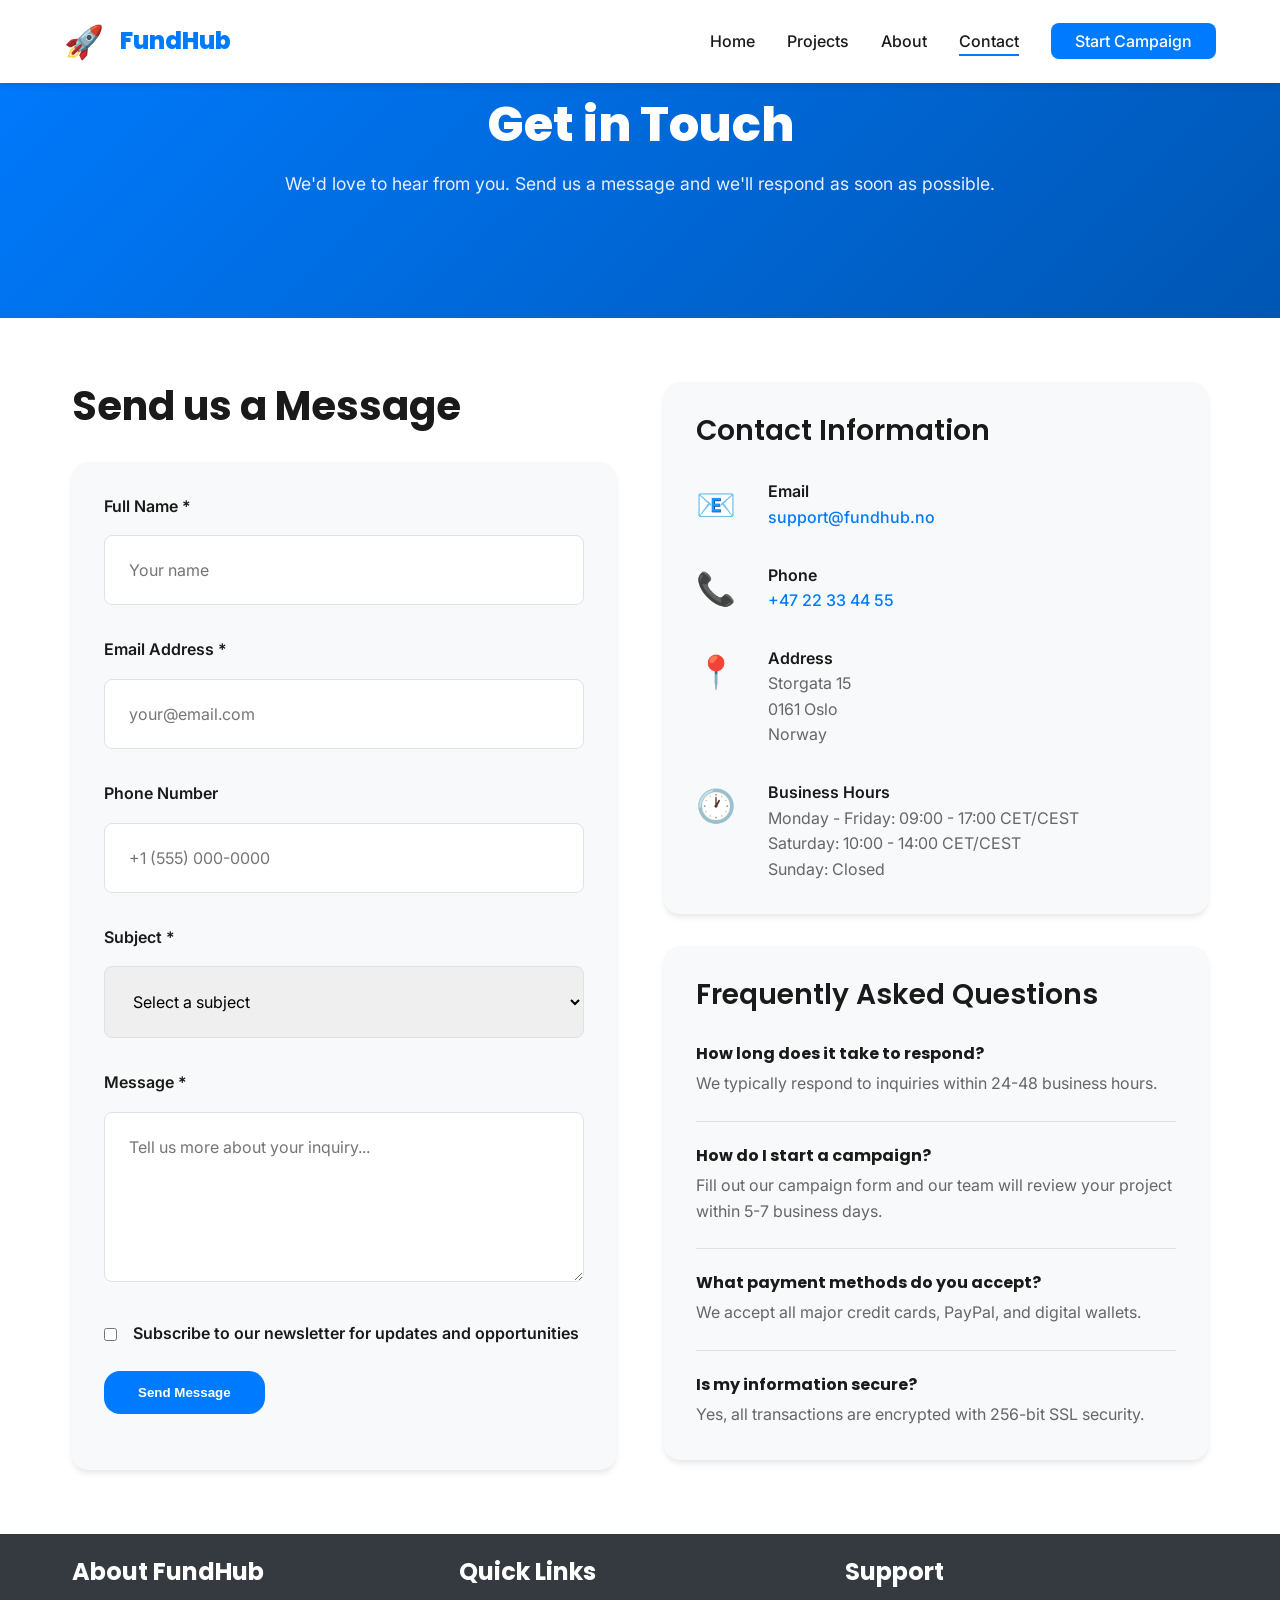
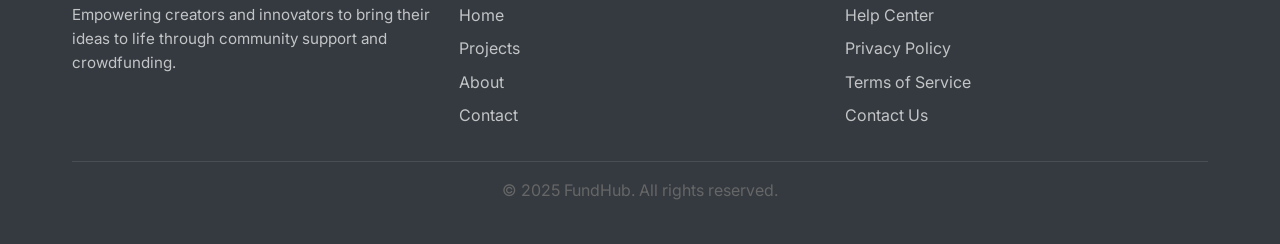
<file: pages/contact.html>
<!DOCTYPE html>
<html lang="en">
<head>
    <meta charset="UTF-8">
    <meta name="viewport" content="width=device-width, initial-scale=1.0">
    <meta name="description" content="Get in touch with FundHub - Contact us for support, partnership, or campaign inquiries.">
    <meta name="keywords" content="contact FundHub, support, help, partnership, inquiry">
    <meta name="robots" content="index, follow">
    <title>Contact Us - FundHub</title>
    <link rel="stylesheet" href="../assets/css/styles.css">
    <link rel="preconnect" href="https://fonts.googleapis.com">
    <link rel="preconnect" href="https://fonts.gstatic.com" crossorigin>
    <link href="https://fonts.googleapis.com/css2?family=Poppins:wght@600;700;800&family=Inter:wght@400;500;600&display=swap" rel="stylesheet">
</head>
<body>
    <!-- Navigation Bar -->
    <nav class="navbar" id="navbar">
        <div class="nav-container">
            <div class="nav-logo">
                <span class="logo-icon">🚀</span>
                <span class="logo-text">FundHub</span>
            </div>
            <ul class="nav-menu">
                <li class="nav-item">
                    <a href="../index.html#home" class="nav-link">Home</a>
                </li>
                <li class="nav-item">
                    <a href="../index.html#projects" class="nav-link">Projects</a>
                </li>
                <li class="nav-item">
                    <a href="about.html" class="nav-link">About</a>
                </li>
                <li class="nav-item">
                    <a href="#contact" class="nav-link">Contact</a>
                </li>
                <li class="nav-item">
                    <a href="start-campaign.html" class="nav-link nav-link-primary">Start Campaign</a>
                </li>
            </ul>
            <div class="hamburger">
                <span></span>
                <span></span>
                <span></span>
            </div>
        </div>
    </nav>

    <!-- Contact Hero Section -->
    <section class="contact-hero" id="contact">
        <div class="container">
            <h1>Get in Touch</h1>
            <p>We'd love to hear from you. Send us a message and we'll respond as soon as possible.</p>
        </div>
    </section>

    <!-- Contact Content Section -->
    <section class="contact-content">
        <div class="container">
            <div class="contact-grid">
                <!-- Contact Form -->
                <div class="contact-form-wrapper">
                    <h2>Send us a Message</h2>
                    <form id="contactForm" class="contact-form">
                        <div class="form-group">
                            <label for="name">Full Name *</label>
                            <input type="text" id="name" name="name" required placeholder="Your name">
                        </div>

                        <div class="form-group">
                            <label for="email">Email Address *</label>
                            <input type="email" id="email" name="email" required placeholder="your@email.com">
                        </div>

                        <div class="form-group">
                            <label for="phone">Phone Number</label>
                            <input type="tel" id="phone" name="phone" placeholder="+1 (555) 000-0000">
                        </div>

                        <div class="form-group">
                            <label for="subject">Subject *</label>
                            <select id="subject" name="subject" required>
                                <option value="">Select a subject</option>
                                <option value="general">General Inquiry</option>
                                <option value="support">Technical Support</option>
                                <option value="campaign">Campaign Question</option>
                                <option value="partnership">Partnership Opportunity</option>
                                <option value="bug">Report a Bug</option>
                                <option value="other">Other</option>
                            </select>
                        </div>

                        <div class="form-group">
                            <label for="message">Message *</label>
                            <textarea id="message" name="message" rows="6" required placeholder="Tell us more about your inquiry..."></textarea>
                        </div>

                        <div class="form-group checkbox">
                            <input type="checkbox" id="subscribe" name="subscribe">
                            <label for="subscribe">Subscribe to our newsletter for updates and opportunities</label>
                        </div>

                        <button type="submit" class="btn btn-primary">Send Message</button>
                        <p id="formMessage"></p>
                    </form>
                </div>

                <!-- Contact Information -->
                <div class="contact-info-wrapper">
                    <div class="contact-info-card">
                        <h3>Contact Information</h3>
                        <div class="info-item">
                            <span class="info-icon">📧</span>
                            <div>
                                <p class="info-label">Email</p>
                                <p><a href="mailto:support@fundhub.no">support@fundhub.no</a></p>
                            </div>
                        </div>
                        <div class="info-item">
                            <span class="info-icon">📞</span>
                            <div>
                                <p class="info-label">Phone</p>
                                <p><a href="tel:+4722334455">+47 22 33 44 55</a></p>
                            </div>
                        </div>
                        <div class="info-item">
                            <span class="info-icon">📍</span>
                            <div>
                                <p class="info-label">Address</p>
                                <p>Storgata 15<br>0161 Oslo<br>Norway</p>
                            </div>
                        </div>
                        <div class="info-item">
                            <span class="info-icon">🕐</span>
                            <div>
                                <p class="info-label">Business Hours</p>
                                <p>Monday - Friday: 09:00 - 17:00 CET/CEST<br>Saturday: 10:00 - 14:00 CET/CEST<br>Sunday: Closed</p>
                            </div>
                        </div>
                    </div>

                    <div class="contact-info-card faq-card">
                        <h3>Frequently Asked Questions</h3>
                        <div class="faq-item">
                            <h4>How long does it take to respond?</h4>
                            <p>We typically respond to inquiries within 24-48 business hours.</p>
                        </div>
                        <div class="faq-item">
                            <h4>How do I start a campaign?</h4>
                            <p>Fill out our campaign form and our team will review your project within 5-7 business days.</p>
                        </div>
                        <div class="faq-item">
                            <h4>What payment methods do you accept?</h4>
                            <p>We accept all major credit cards, PayPal, and digital wallets.</p>
                        </div>
                        <div class="faq-item">
                            <h4>Is my information secure?</h4>
                            <p>Yes, all transactions are encrypted with 256-bit SSL security.</p>
                        </div>
                    </div>
                </div>
            </div>
        </div>
    </section>

    <!-- Footer -->
    <footer class="footer">
        <div class="container">
            <div class="footer-content">
                <div class="footer-section">
                    <h4>About FundHub</h4>
                    <p>Empowering creators and innovators to bring their ideas to life through community support and crowdfunding.</p>
                </div>
                <div class="footer-section">
                    <h4>Quick Links</h4>
                    <ul>
                        <li><a href="../index.html#home">Home</a></li>
                        <li><a href="../index.html#projects">Projects</a></li>
                        <li><a href="about.html">About</a></li>
                        <li><a href="#contact">Contact</a></li>
                    </ul>
                </div>
                <div class="footer-section">
                    <h4>Support</h4>
                    <ul>
                        <li><a href="#">Help Center</a></li>
                        <li><a href="#">Privacy Policy</a></li>
                        <li><a href="#">Terms of Service</a></li>
                        <li><a href="#">Contact Us</a></li>
                    </ul>
                </div>

            </div>
            <div class="footer-bottom">
                <p>&copy; 2025 FundHub. All rights reserved.</p>
            </div>
        </div>
    </footer>

    <script src="../assets/js/script.js"></script>
    <script src="../assets/js/contact.js"></script>
</body>
</html>
</file>
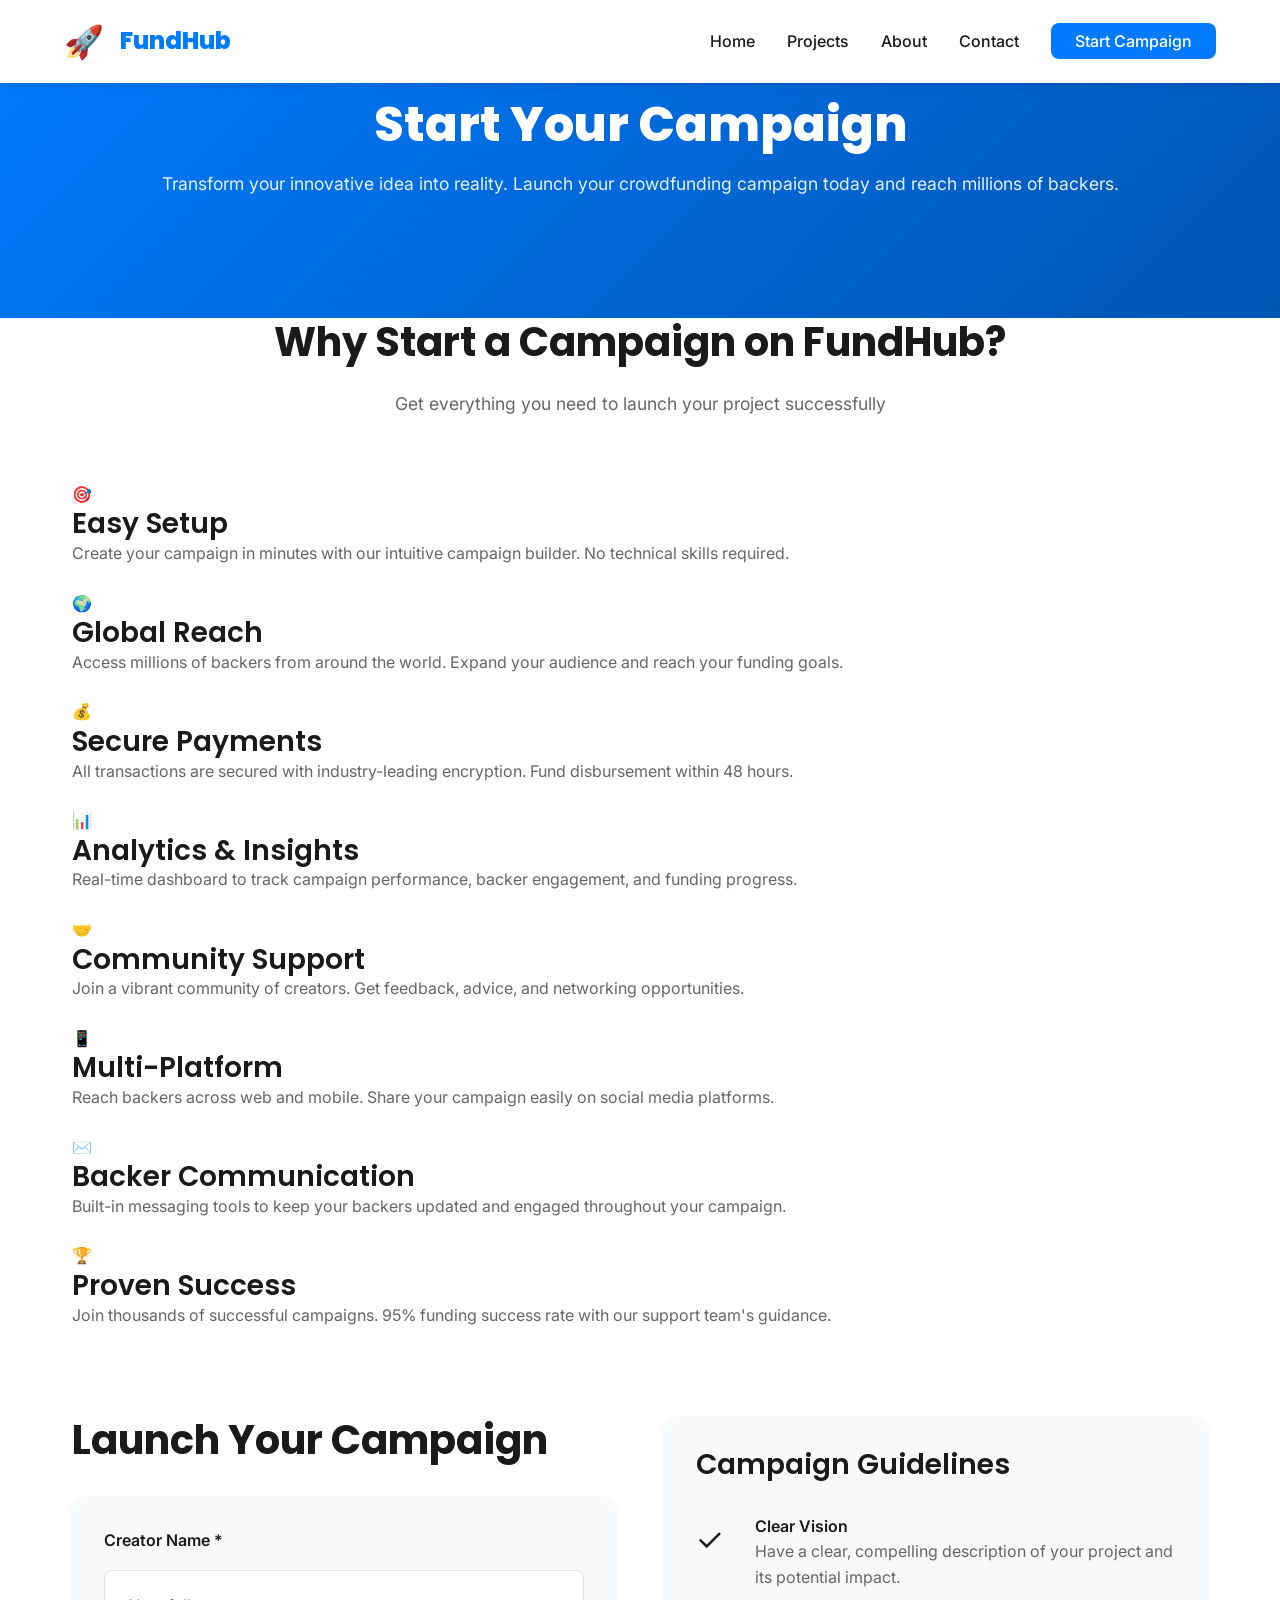
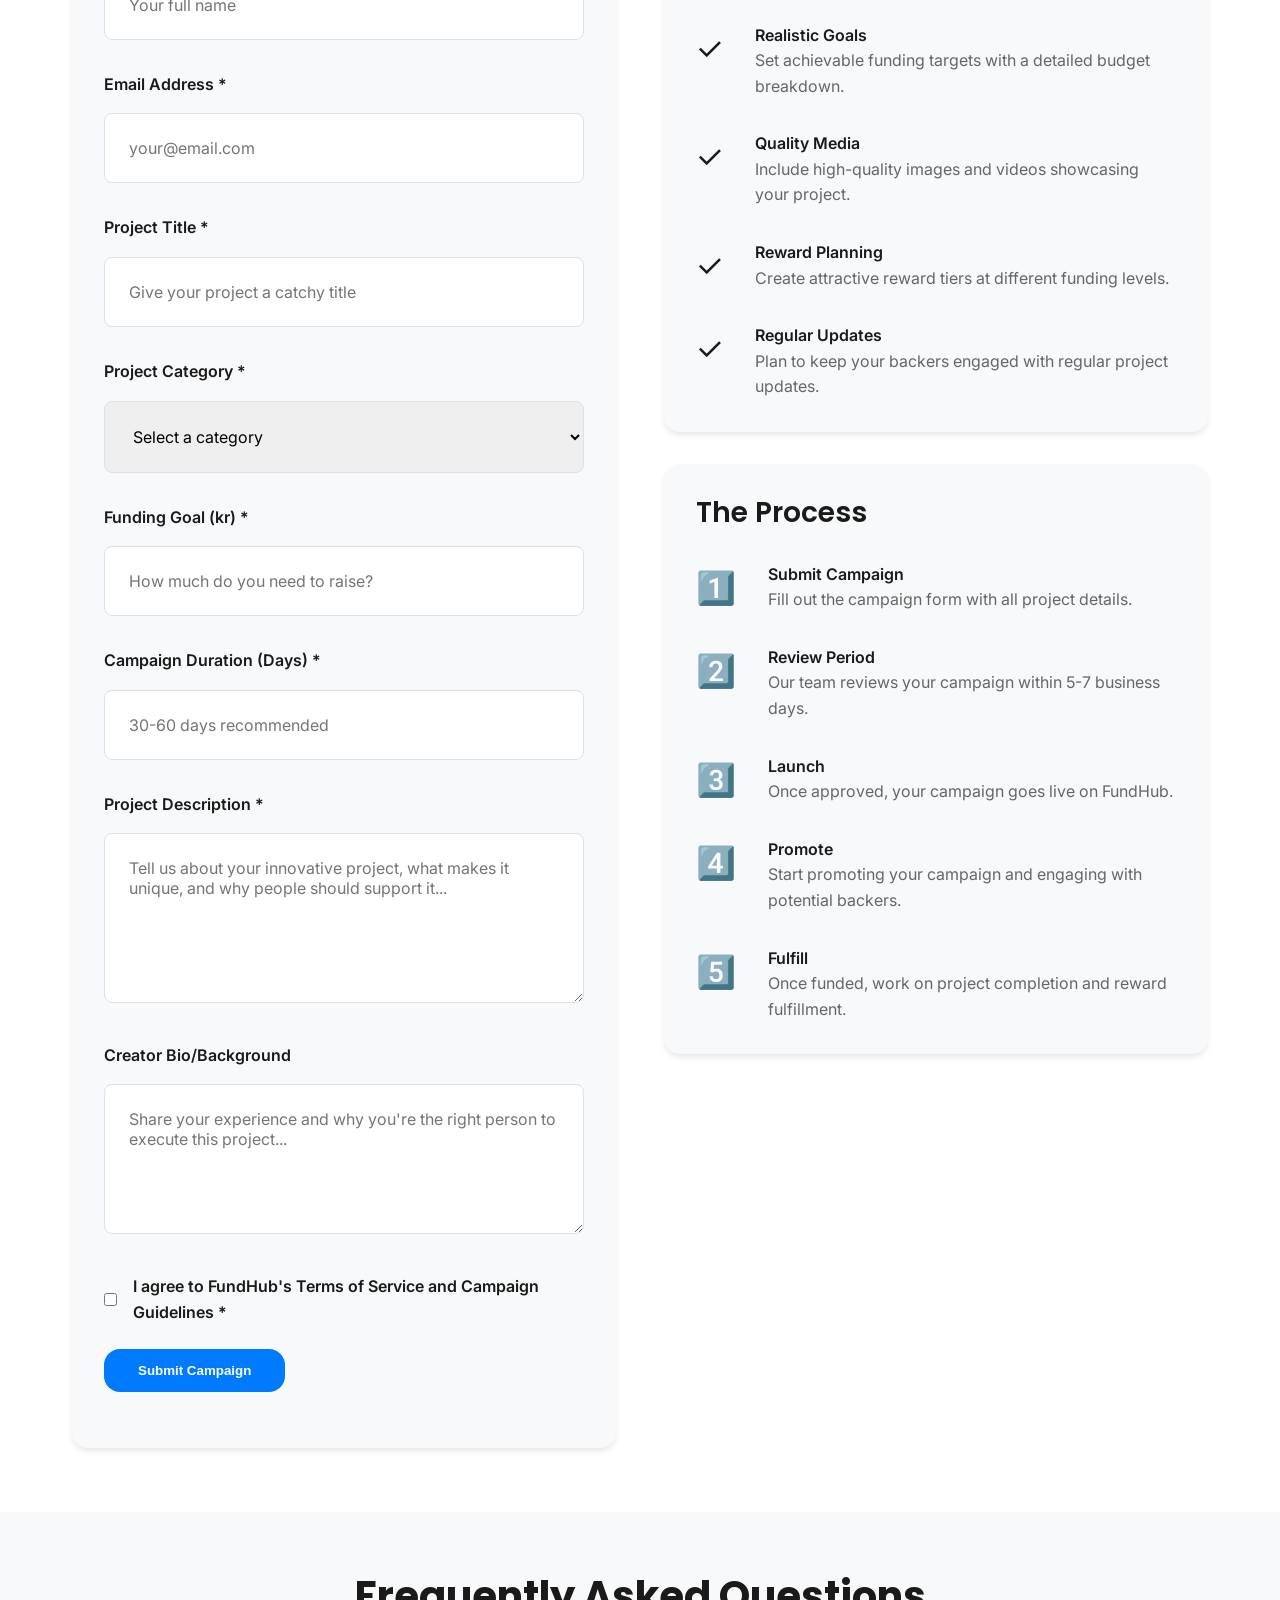
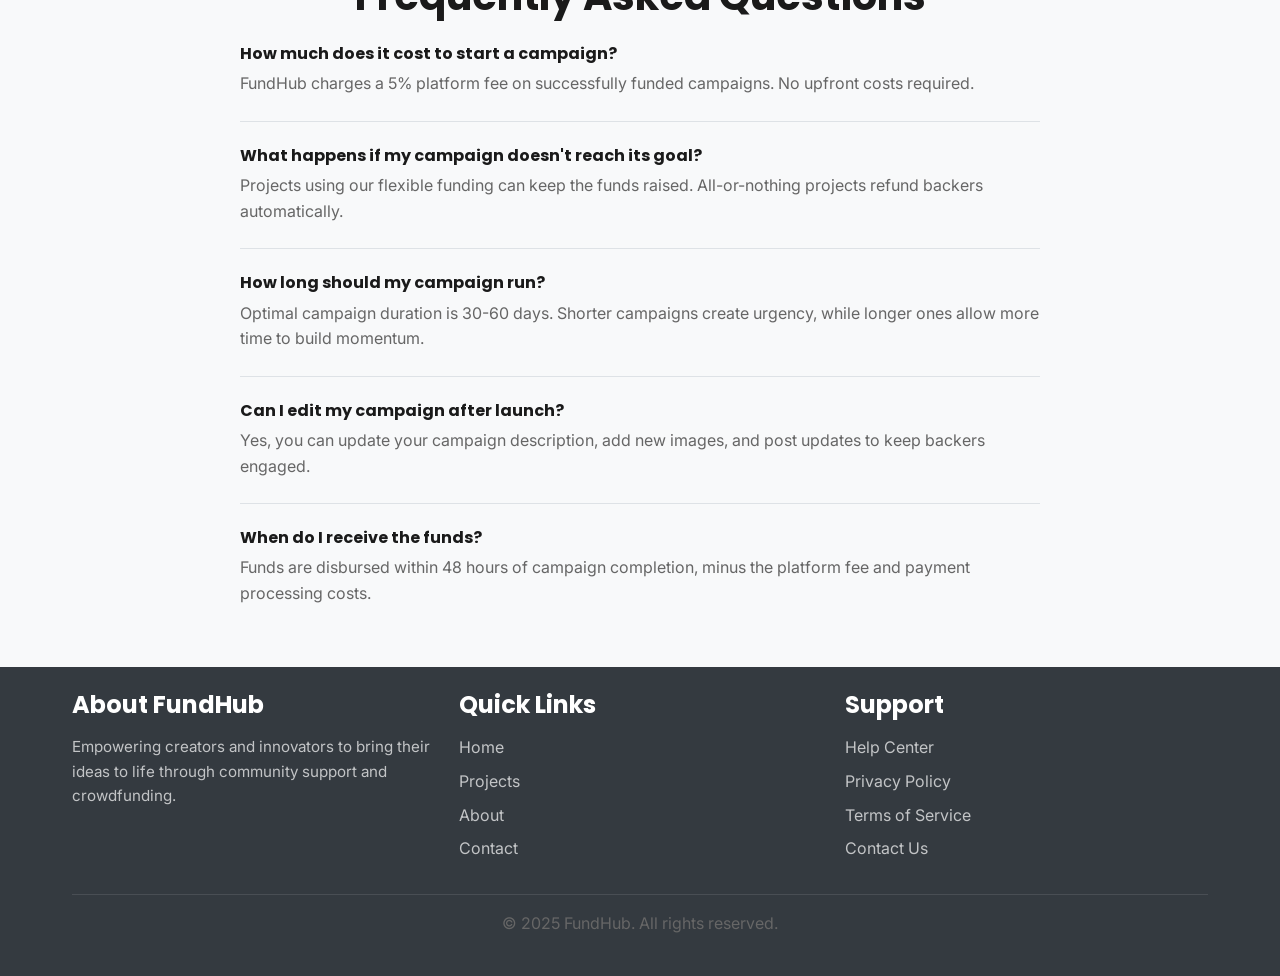
<file: pages/start-campaign.html>
<!DOCTYPE html>
<html lang="en">
<head>
    <meta charset="UTF-8">
    <meta name="viewport" content="width=device-width, initial-scale=1.0">
    <meta name="description" content="Start your crowdfunding campaign on FundHub - Launch your innovative project and reach millions of backers worldwide.">
    <meta name="keywords" content="start campaign, crowdfunding, launch project, fund raising">
    <meta name="robots" content="index, follow">
    <title>Start Your Campaign - FundHub</title>
    <link rel="stylesheet" href="../assets/css/styles.css">
    <link rel="preconnect" href="https://fonts.googleapis.com">
    <link rel="preconnect" href="https://fonts.gstatic.com" crossorigin>
    <link href="https://fonts.googleapis.com/css2?family=Poppins:wght@600;700;800&family=Inter:wght@400;500;600&display=swap" rel="stylesheet">
</head>
<body>
    <!-- Navigation Bar -->
    <nav class="navbar" id="navbar">
        <div class="nav-container">
            <div class="nav-logo">
                <span class="logo-icon">🚀</span>
                <span class="logo-text">FundHub</span>
            </div>
            <ul class="nav-menu">
                <li class="nav-item">
                    <a href="../index.html#home" class="nav-link">Home</a>
                </li>
                <li class="nav-item">
                    <a href="../index.html#projects" class="nav-link">Projects</a>
                </li>
                <li class="nav-item">
                    <a href="about.html" class="nav-link">About</a>
                </li>
                <li class="nav-item">
                    <a href="contact.html" class="nav-link">Contact</a>
                </li>
                <li class="nav-item">
                    <a href="#campaign" class="nav-link nav-link-primary">Start Campaign</a>
                </li>
            </ul>
            <div class="hamburger">
                <span></span>
                <span></span>
                <span></span>
            </div>
        </div>
    </nav>

    <!-- Campaign Hero Section -->
    <section class="contact-hero" id="campaign">
        <div class="container">
            <h1>Start Your Campaign</h1>
            <p>Transform your innovative idea into reality. Launch your crowdfunding campaign today and reach millions of backers.</p>
        </div>
    </section>

    <!-- Features Section -->
    <section class="campaign-features">
        <div class="container">
            <h2 class="section-title">Why Start a Campaign on FundHub?</h2>
            <p class="section-subtitle">Get everything you need to launch your project successfully</p>
            
            <div class="features-grid">
                <div class="feature-card">
                    <div class="feature-icon">🎯</div>
                    <h3>Easy Setup</h3>
                    <p>Create your campaign in minutes with our intuitive campaign builder. No technical skills required.</p>
                </div>
                
                <div class="feature-card">
                    <div class="feature-icon">🌍</div>
                    <h3>Global Reach</h3>
                    <p>Access millions of backers from around the world. Expand your audience and reach your funding goals.</p>
                </div>
                
                <div class="feature-card">
                    <div class="feature-icon">💰</div>
                    <h3>Secure Payments</h3>
                    <p>All transactions are secured with industry-leading encryption. Fund disbursement within 48 hours.</p>
                </div>
                
                <div class="feature-card">
                    <div class="feature-icon">📊</div>
                    <h3>Analytics & Insights</h3>
                    <p>Real-time dashboard to track campaign performance, backer engagement, and funding progress.</p>
                </div>
                
                <div class="feature-card">
                    <div class="feature-icon">🤝</div>
                    <h3>Community Support</h3>
                    <p>Join a vibrant community of creators. Get feedback, advice, and networking opportunities.</p>
                </div>
                
                <div class="feature-card">
                    <div class="feature-icon">📱</div>
                    <h3>Multi-Platform</h3>
                    <p>Reach backers across web and mobile. Share your campaign easily on social media platforms.</p>
                </div>

                <div class="feature-card">
                    <div class="feature-icon">✉️</div>
                    <h3>Backer Communication</h3>
                    <p>Built-in messaging tools to keep your backers updated and engaged throughout your campaign.</p>
                </div>

                <div class="feature-card">
                    <div class="feature-icon">🏆</div>
                    <h3>Proven Success</h3>
                    <p>Join thousands of successful campaigns. 95% funding success rate with our support team's guidance.</p>
                </div>
            </div>
        </div>
    </section>

    <!-- Campaign Form Section -->
    <section class="contact-content">
        <div class="container">
            <div class="contact-grid">
                <!-- Campaign Form -->
                <div class="contact-form-wrapper">
                    <h2>Launch Your Campaign</h2>
                    <form id="campaignForm" class="contact-form">
                        <div class="form-group">
                            <label for="creator-name">Creator Name *</label>
                            <input type="text" id="creator-name" name="creator-name" required placeholder="Your full name">
                        </div>

                        <div class="form-group">
                            <label for="creator-email">Email Address *</label>
                            <input type="email" id="creator-email" name="creator-email" required placeholder="your@email.com">
                        </div>

                        <div class="form-group">
                            <label for="project-title">Project Title *</label>
                            <input type="text" id="project-title" name="project-title" required placeholder="Give your project a catchy title">
                        </div>

                        <div class="form-group">
                            <label for="category">Project Category *</label>
                            <select id="category" name="category" required>
                                <option value="">Select a category</option>
                                <option value="technology">Technology & Innovation</option>
                                <option value="education">Education</option>
                                <option value="fashion">Fashion & Design</option>
                                <option value="health">Health & Wellness</option>
                                <option value="energy">Energy & Environment</option>
                                <option value="gaming">Gaming & Entertainment</option>
                                <option value="other">Other</option>
                            </select>
                        </div>

                        <div class="form-group">
                            <label for="funding-goal">Funding Goal (kr) *</label>
                            <input type="number" id="funding-goal" name="funding-goal" required placeholder="How much do you need to raise?" min="100000">
                        </div>

                        <div class="form-group">
                            <label for="campaign-duration">Campaign Duration (Days) *</label>
                            <input type="number" id="campaign-duration" name="campaign-duration" required placeholder="30-60 days recommended" min="15" max="365">
                        </div>

                        <div class="form-group">
                            <label for="project-description">Project Description *</label>
                            <textarea id="project-description" name="project-description" rows="6" required placeholder="Tell us about your innovative project, what makes it unique, and why people should support it..."></textarea>
                        </div>

                        <div class="form-group">
                            <label for="creator-bio">Creator Bio/Background</label>
                            <textarea id="creator-bio" name="creator-bio" rows="4" placeholder="Share your experience and why you're the right person to execute this project..."></textarea>
                        </div>

                        <div class="form-group checkbox">
                            <input type="checkbox" id="terms" name="terms" required>
                            <label for="terms">I agree to FundHub's Terms of Service and Campaign Guidelines *</label>
                        </div>

                        <button type="submit" class="btn btn-primary">Submit Campaign</button>
                        <p id="campaignMessage"></p>
                    </form>
                </div>

                <!-- Campaign Guidelines -->
                <div class="contact-info-wrapper">
                    <div class="contact-info-card">
                        <h3>Campaign Guidelines</h3>
                        <div class="info-item">
                            <span class="info-icon">✓</span>
                            <div>
                                <p class="info-label">Clear Vision</p>
                                <p>Have a clear, compelling description of your project and its potential impact.</p>
                            </div>
                        </div>
                        <div class="info-item">
                            <span class="info-icon">✓</span>
                            <div>
                                <p class="info-label">Realistic Goals</p>
                                <p>Set achievable funding targets with a detailed budget breakdown.</p>
                            </div>
                        </div>
                        <div class="info-item">
                            <span class="info-icon">✓</span>
                            <div>
                                <p class="info-label">Quality Media</p>
                                <p>Include high-quality images and videos showcasing your project.</p>
                            </div>
                        </div>
                        <div class="info-item">
                            <span class="info-icon">✓</span>
                            <div>
                                <p class="info-label">Reward Planning</p>
                                <p>Create attractive reward tiers at different funding levels.</p>
                            </div>
                        </div>
                        <div class="info-item">
                            <span class="info-icon">✓</span>
                            <div>
                                <p class="info-label">Regular Updates</p>
                                <p>Plan to keep your backers engaged with regular project updates.</p>
                            </div>
                        </div>
                    </div>

                    <div class="contact-info-card">
                        <h3>The Process</h3>
                        <div class="info-item">
                            <span class="info-icon">1️⃣</span>
                            <div>
                                <p class="info-label">Submit Campaign</p>
                                <p>Fill out the campaign form with all project details.</p>
                            </div>
                        </div>
                        <div class="info-item">
                            <span class="info-icon">2️⃣</span>
                            <div>
                                <p class="info-label">Review Period</p>
                                <p>Our team reviews your campaign within 5-7 business days.</p>
                            </div>
                        </div>
                        <div class="info-item">
                            <span class="info-icon">3️⃣</span>
                            <div>
                                <p class="info-label">Launch</p>
                                <p>Once approved, your campaign goes live on FundHub.</p>
                            </div>
                        </div>
                        <div class="info-item">
                            <span class="info-icon">4️⃣</span>
                            <div>
                                <p class="info-label">Promote</p>
                                <p>Start promoting your campaign and engaging with potential backers.</p>
                            </div>
                        </div>
                        <div class="info-item">
                            <span class="info-icon">5️⃣</span>
                            <div>
                                <p class="info-label">Fulfill</p>
                                <p>Once funded, work on project completion and reward fulfillment.</p>
                            </div>
                        </div>
                    </div>
                </div>
            </div>
        </div>
    </section>

    <!-- FAQ Section -->
    <section class="contact-content" style="background-color: #f8f9fa; padding: 60px 0;">
        <div class="container">
            <h2 class="section-title">Frequently Asked Questions</h2>
            <div style="max-width: 800px; margin: 0 auto;">
                <div class="faq-item">
                    <h4>How much does it cost to start a campaign?</h4>
                    <p>FundHub charges a 5% platform fee on successfully funded campaigns. No upfront costs required.</p>
                </div>
                <div class="faq-item">
                    <h4>What happens if my campaign doesn't reach its goal?</h4>
                    <p>Projects using our flexible funding can keep the funds raised. All-or-nothing projects refund backers automatically.</p>
                </div>
                <div class="faq-item">
                    <h4>How long should my campaign run?</h4>
                    <p>Optimal campaign duration is 30-60 days. Shorter campaigns create urgency, while longer ones allow more time to build momentum.</p>
                </div>
                <div class="faq-item">
                    <h4>Can I edit my campaign after launch?</h4>
                    <p>Yes, you can update your campaign description, add new images, and post updates to keep backers engaged.</p>
                </div>
                <div class="faq-item">
                    <h4>When do I receive the funds?</h4>
                    <p>Funds are disbursed within 48 hours of campaign completion, minus the platform fee and payment processing costs.</p>
                </div>
            </div>
        </div>
    </section>

    <!-- Footer -->
    <footer class="footer">
        <div class="container">
            <div class="footer-content">
                <div class="footer-section">
                    <h4>About FundHub</h4>
                    <p>Empowering creators and innovators to bring their ideas to life through community support and crowdfunding.</p>
                </div>
                <div class="footer-section">
                    <h4>Quick Links</h4>
                    <ul>
                        <li><a href="../index.html#home">Home</a></li>
                        <li><a href="../index.html#projects">Projects</a></li>
                        <li><a href="about.html">About</a></li>
                        <li><a href="contact.html">Contact</a></li>
                    </ul>
                </div>
                <div class="footer-section">
                    <h4>Support</h4>
                    <ul>
                        <li><a href="#">Help Center</a></li>
                        <li><a href="#">Privacy Policy</a></li>
                        <li><a href="#">Terms of Service</a></li>
                        <li><a href="#">Contact Us</a></li>
                    </ul>
                </div>

            </div>
            <div class="footer-bottom">
                <p>&copy; 2025 FundHub. All rights reserved.</p>
            </div>
        </div>
    </section>

    <script src="../assets/js/script.js"></script>
    <script src="../assets/js/contact.js"></script>
</body>
</html>
</file>
<file: assets/css/styles.css>
/* ================================
   CSS VARIABLES & ROOT STYLES
   ================================ */

:root {
    /* Primary Color: Vibrant Blue */
    --primary-color: #007BFF;
    --primary-dark: #0056b3;
    --primary-light: #00D4FF;
    
    /* Secondary Color: Coral */
    --secondary-color: #FF6B6B;
    --secondary-dark: #EE5A5A;
    --secondary-light: #FFB3B3;
    
    /* Neutral Colors */
    --dark-bg: #0f1419;
    --light-bg: #ffffff;
    --gray-100: #f8f9fa;
    --gray-200: #e9ecef;
    --gray-300: #dee2e6;
    --gray-400: #ced4da;
    --gray-500: #adb5bd;
    --gray-600: #6c757d;
    --gray-700: #495057;
    --gray-800: #343a40;
    
    /* Text Colors */
    --text-dark: #1a1a1a;
    --text-light: #666666;
    
    /* Fonts */
    --font-heading: 'Poppins', sans-serif;
    --font-body: 'Inter', sans-serif;
    
    /* Spacing */
    --spacing-xs: 0.5rem;
    --spacing-sm: 1rem;
    --spacing-md: 1.5rem;
    --spacing-lg: 2rem;
    --spacing-xl: 3rem;
    --spacing-2xl: 4rem;
    
    /* Border Radius */
    --radius-sm: 0.375rem;
    --radius-md: 0.5rem;
    --radius-lg: 1rem;
    --radius-xl: 1.5rem;
    
    /* Shadow */
    --shadow-sm: 0 1px 2px 0 rgba(0, 0, 0, 0.05);
    --shadow-md: 0 4px 6px -1px rgba(0, 0, 0, 0.1);
    --shadow-lg: 0 10px 15px -3px rgba(0, 0, 0, 0.1);
    --shadow-xl: 0 20px 25px -5px rgba(0, 0, 0, 0.1);
    
    /* Transitions */
    --transition: all 0.3s ease;
}

/* ================================
   RESET & BASE STYLES
   ================================ */

* {
    margin: 0;
    padding: 0;
    box-sizing: border-box;
}

html {
    scroll-behavior: smooth;
}

body {
    font-family: var(--font-body);
    color: var(--text-dark);
    background-color: var(--light-bg);
    line-height: 1.6;
    font-size: 16px;
}

/* ================================
   TYPOGRAPHY
   ================================ */

h1, h2, h3, h4, h5, h6 {
    font-family: var(--font-heading);
    font-weight: 700;
    line-height: 1.2;
    color: var(--text-dark);
}

h1 {
    font-size: 3.5rem;
    font-weight: 800;
}

h2 {
    font-size: 2.5rem;
    font-weight: 700;
}

h3 {
    font-size: 1.75rem;
    font-weight: 600;
}

h4 {
    font-size: 1.5rem;
}

p {
    color: var(--text-light);
    font-size: 1rem;
    margin-bottom: var(--spacing-md);
}

a {
    color: var(--primary-color);
    text-decoration: none;
    transition: var(--transition);
}

a:hover {
    color: var(--primary-dark);
}

/* ================================
   CONTAINER & LAYOUT
   ================================ */

.container {
    max-width: 1200px;
    margin: 0 auto;
    padding: 0 var(--spacing-md);
}

/* ================================
   NAVBAR / NAVIGATION
   ================================ */

.navbar {
    position: fixed;
    top: 0;
    width: 100%;
    background-color: var(--light-bg);
    box-shadow: var(--shadow-md);
    z-index: 1000;
    transition: var(--transition);
}

.navbar.scrolled {
    background-color: rgba(255, 255, 255, 0.98);
    box-shadow: var(--shadow-lg);
}

.nav-container {
    max-width: 1200px;
    margin: 0 auto;
    padding: 1rem var(--spacing-md);
    display: flex;
    justify-content: space-between;
    align-items: center;
}

.nav-logo {
    display: flex;
    align-items: center;
    gap: var(--spacing-sm);
    font-size: 1.5rem;
    font-weight: 800;
    color: var(--primary-color);
    cursor: pointer;
}

.logo-icon {
    font-size: 2rem;
}

.logo-text {
    font-family: var(--font-heading);
}

.nav-menu {
    display: flex;
    list-style: none;
    gap: var(--spacing-lg);
    align-items: center;
}

.nav-item {
    position: relative;
}

.nav-link {
    color: var(--text-dark);
    font-weight: 500;
    position: relative;
    transition: var(--transition);
}

.nav-link:after {
    content: '';
    position: absolute;
    bottom: -5px;
    left: 0;
    width: 0;
    height: 2px;
    background-color: var(--primary-color);
    transition: var(--transition);
}

.nav-link:hover:after,
.nav-link.active:after {
    width: 100%;
}

.nav-link-primary {
    background-color: var(--primary-color);
    color: white;
    padding: var(--spacing-xs) var(--spacing-md);
    border-radius: var(--radius-md);
}

.nav-link-primary:hover {
    background-color: var(--primary-dark);
    color: white;
}

.nav-link-primary:after {
    display: none;
}

.hamburger {
    display: none;
    flex-direction: column;
    cursor: pointer;
}

.hamburger span {
    width: 25px;
    height: 3px;
    background-color: var(--text-dark);
    margin: 5px 0;
    transition: var(--transition);
    border-radius: 2px;
}

/* ================================
   HERO SECTION
   ================================ */

.hero {
    margin-top: 70px;
    padding: var(--spacing-2xl) 0;
    background: linear-gradient(135deg, #f5f7fa 0%, #c3cfe2 100%);
    display: grid;
    grid-template-columns: 1fr 1fr;
    gap: var(--spacing-xl);
    align-items: center;
}

.hero-content {
    padding: 0 var(--spacing-md);
}

.hero-title {
    color: var(--text-dark);
    margin-bottom: var(--spacing-lg);
    line-height: 1.1;
}

.hero-subtitle {
    font-size: 1.25rem;
    color: var(--text-light);
    margin-bottom: var(--spacing-lg);
}

.hero-buttons {
    display: flex;
    gap: var(--spacing-md);
    flex-wrap: wrap;
}

.btn {
    padding: 0.75rem 2rem;
    border-radius: var(--radius-lg);
    font-weight: 600;
    text-align: center;
    cursor: pointer;
    transition: var(--transition);
    display: inline-block;
    border: 2px solid transparent;
}

.btn-primary {
    background-color: var(--primary-color);
    color: white;
}

.btn-primary:hover {
    background-color: var(--primary-dark);
    transform: translateY(-2px);
    box-shadow: var(--shadow-lg);
}

.btn-secondary {
    background-color: transparent;
    color: var(--primary-color);
    border: 2px solid var(--primary-color);
}

.btn-secondary:hover {
    background-color: var(--primary-color);
    color: white;
    transform: translateY(-2px);
}

.btn-primary-large {
    padding: 1rem 3rem;
    font-size: 1.1rem;
}

.hero-image {
    padding: 0 var(--spacing-md);
    display: flex;
    justify-content: center;
    align-items: center;
}

.hero-image-placeholder {
    width: 100%;
    max-width: 500px;
    height: auto;
    background: transparent;
    border-radius: var(--radius-xl);
    border: 2px solid var(--gray-300);
    box-shadow: var(--shadow-xl);
    animation: float 3s ease-in-out infinite;
    overflow: hidden;
    display: flex;
    align-items: center;
    justify-content: center;
    padding: var(--spacing-md);
}

.hero-image-placeholder img {
    width: 100%;
    height: auto;
    display: block;
    object-fit: contain;
}

.hero-image-placeholder svg {
    width: 100%;
    height: 100%;
}

@keyframes float {
    0%, 100% {
        transform: translateY(0px);
    }
    50% {
        transform: translateY(-20px);
    }
}

/* ================================
   FEATURED PROJECTS SECTION
   ================================ */

.featured-projects {
    padding: var(--spacing-2xl) 0;
    background-color: var(--gray-100);
}

.section-title {
    text-align: center;
    margin-bottom: var(--spacing-md);
    color: var(--text-dark);
}

.section-subtitle {
    text-align: center;
    font-size: 1.1rem;
    color: var(--text-light);
    margin-bottom: var(--spacing-2xl);
}

.projects-grid {
    display: grid;
    grid-template-columns: repeat(auto-fit, minmax(300px, 1fr));
    gap: var(--spacing-lg);
}

.project-card {
    background: white;
    border-radius: var(--radius-lg);
    overflow: hidden;
    box-shadow: var(--shadow-md);
    transition: var(--transition);
    display: flex;
    flex-direction: column;
}

.project-card:hover {
    transform: translateY(-10px);
    box-shadow: var(--shadow-xl);
}

.project-image {
    width: 100%;
    height: 250px;
    overflow: hidden;
    background-color: var(--gray-200);
}

.project-image img {
    width: 100%;
    height: 100%;
    object-fit: cover;
    transition: var(--transition);
}

.project-card:hover .project-image img {
    transform: scale(1.05);
}

.project-content {
    padding: var(--spacing-lg);
    flex-grow: 1;
    display: flex;
    flex-direction: column;
}

.project-title {
    margin-bottom: var(--spacing-md);
    color: var(--text-dark);
}

.project-description {
    color: var(--text-light);
    margin-bottom: var(--spacing-md);
    flex-grow: 1;
}

.project-stats {
    display: flex;
    justify-content: space-between;
    margin-bottom: var(--spacing-md);
    gap: var(--spacing-md);
}

.stat {
    flex: 1;
}

.stat-label {
    display: block;
    font-size: 0.875rem;
    color: var(--text-light);
    margin-bottom: var(--spacing-xs);
}

.stat-value {
    display: block;
    font-size: 1.25rem;
    font-weight: 700;
    color: var(--primary-color);
    font-family: var(--font-heading);
}

.progress-bar {
    width: 100%;
    height: 8px;
    background-color: var(--gray-300);
    border-radius: var(--radius-md);
    overflow: hidden;
    margin-bottom: var(--spacing-md);
}

.progress {
    height: 100%;
    background: linear-gradient(90deg, var(--primary-color), var(--primary-light));
    transition: width 0.5s ease;
}

.project-link {
    color: var(--primary-color);
    font-weight: 600;
    text-decoration: none;
}

.project-link:hover {
    color: var(--primary-dark);
}

/* ================================
   HOW IT WORKS SECTION
   ================================ */

.how-it-works {
    padding: var(--spacing-2xl) 0;
    background-color: var(--light-bg);
}

.steps-grid {
    display: grid;
    grid-template-columns: repeat(auto-fit, minmax(250px, 1fr));
    gap: var(--spacing-lg);
    margin-top: var(--spacing-2xl);
}

.step {
    text-align: center;
    padding: var(--spacing-lg);
}

.step-number {
    width: 60px;
    height: 60px;
    background: linear-gradient(135deg, var(--primary-color), var(--primary-light));
    color: white;
    border-radius: 50%;
    display: flex;
    align-items: center;
    justify-content: center;
    font-size: 1.75rem;
    font-weight: 800;
    margin: 0 auto var(--spacing-md);
    font-family: var(--font-heading);
}

.step h3 {
    color: var(--text-dark);
    margin-bottom: var(--spacing-md);
}

.step p {
    color: var(--text-light);
}

/* ================================
   STATISTICS SECTION
   ================================ */

.statistics {
    padding: var(--spacing-2xl) 0;
    background: linear-gradient(135deg, var(--primary-color), var(--primary-dark));
}

.stats-grid {
    display: grid;
    grid-template-columns: repeat(auto-fit, minmax(200px, 1fr));
    gap: var(--spacing-lg);
}

.stat-card {
    text-align: center;
    padding: var(--spacing-lg);
    color: white;
}

.stat-number {
    font-size: 2.5rem;
    font-weight: 800;
    margin-bottom: var(--spacing-md);
    font-family: var(--font-heading);
}

.stat-card .stat-label {
    font-size: 1rem;
    color: rgba(255, 255, 255, 0.9);
}

/* ================================
   CTA SECTION
   ================================ */

.cta {
    padding: var(--spacing-2xl) 0;
    text-align: center;
    background: linear-gradient(135deg, var(--gray-100), var(--gray-200));
}

.cta h2 {
    margin-bottom: var(--spacing-md);
}

.cta p {
    font-size: 1.1rem;
    margin-bottom: var(--spacing-lg);
}

/* ================================
   FOOTER
   ================================ */

.footer {
    background-color: var(--gray-800);
    color: white;
    /* Reduced vertical padding for a more compact footer */
    padding: var(--spacing-md) 0 var(--spacing-sm);
}

.footer-content {
    display: grid;
    grid-template-columns: repeat(auto-fit, minmax(220px, 1fr));
    gap: var(--spacing-md);
    /* tightened bottom spacing so footer feels more compact */
    margin-bottom: var(--spacing-md);
    align-items: start;
    justify-items: start;
}

.footer-section h4 {
    color: white;
    /* slightly smaller gap below headings */
    margin-bottom: var(--spacing-sm);
}

.footer-section p {
    color: rgba(255, 255, 255, 0.7);
    font-size: 0.95rem;
}

.footer-section ul {
    list-style: none;
}

.footer-section ul li {
    /* reduce list spacing for a tighter layout */
    margin-bottom: var(--spacing-xs);
}

.footer-section a {
    color: rgba(255, 255, 255, 0.7);
    transition: var(--transition);
}

.footer-section a:hover {
    color: var(--primary-light);
}

.social-links {
    display: flex;
    gap: var(--spacing-md);
    font-weight: bold;
}

.social-links a {
    width: 40px;
    height: 40px;
    display: flex;
    align-items: center;
    justify-content: center;
    background-color: rgba(255, 255, 255, 0.1);
    border-radius: 50%;
    transition: var(--transition);
}

.social-links a:hover {
    background-color: var(--primary-color);
    transform: translateY(-3px);
}

.footer-bottom {
    text-align: center;
    /* reduce top padding for tighter spacing above the divider */
    padding-top: var(--spacing-sm);
    border-top: 1px solid rgba(255, 255, 255, 0.1);
    color: rgba(255, 255, 255, 0.6);
}

/* ================================
   RESPONSIVE DESIGN
   ================================ */

/* Tablets (768px and up) */
@media (max-width: 768px) {
    h1 {
        font-size: 2.5rem;
    }

    h2 {
        font-size: 1.75rem;
    }

    .nav-menu {
        position: absolute;
        top: 70px;
        left: -100%;
        flex-direction: column;
        background-color: white;
        width: 100%;
        text-align: center;
        transition: 0.3s;
        padding: var(--spacing-lg) 0;
        gap: 0;
        box-shadow: var(--shadow-md);
    }

    .nav-menu.active {
        left: 0;
    }

    .nav-item {
        padding: var(--spacing-md) 0;
    }

    .hamburger {
        display: flex;
    }

    .hamburger.active span:nth-child(1) {
        transform: rotate(-45deg) translate(-5px, 6px);
    }

    .hamburger.active span:nth-child(2) {
        opacity: 0;
    }

    .hamburger.active span:nth-child(3) {
        transform: rotate(45deg) translate(-5px, -6px);
    }

    .hero {
        grid-template-columns: 1fr;
        padding: var(--spacing-lg) 0;
        margin-top: 70px;
    }

    .hero-image {
        order: -1;
    }

    .hero-image-placeholder {
        height: 300px;
    }

    .projects-grid {
        grid-template-columns: 1fr;
    }

    .hero-buttons {
        flex-direction: column;
    }

    .btn {
        width: 100%;
    }
}

/* Mobile (480px and below) */
@media (max-width: 480px) {
    :root {
        font-size: 14px;
    }

    h1 {
        font-size: 1.75rem;
    }

    h2 {
        font-size: 1.25rem;
    }

    h3 {
        font-size: 1rem;
    }

    .container {
        padding: 0 var(--spacing-sm);
    }

    .nav-container {
        padding: var(--spacing-sm);
    }

    .nav-logo {
        font-size: 1rem;
    }

    .logo-icon {
        font-size: 1.5rem;
    }

    .hero {
        padding: var(--spacing-lg) 0;
    }

    .hero-title {
        font-size: 1.5rem;
    }

    .hero-subtitle {
        font-size: 1rem;
    }

    .featured-projects {
        padding: var(--spacing-lg) 0;
    }

    .projects-grid {
        gap: var(--spacing-md);
    }

    .project-card {
        border-radius: var(--radius-md);
    }

    .project-image {
        height: 200px;
    }

    .project-content {
        padding: var(--spacing-md);
    }

    .step-number {
        width: 50px;
        height: 50px;
        font-size: 1.25rem;
    }

    .step {
        padding: var(--spacing-md);
    }

    .cta {
        padding: var(--spacing-lg) 0;
    }

    .footer-content {
        grid-template-columns: 1fr;
    }

    .stats-grid {
        grid-template-columns: repeat(2, 1fr);
    }

    .stat-number {
        font-size: 1.75rem;
    }
}

/* Small phones (320px and below) */
@media (max-width: 320px) {
    h1 {
        font-size: 1.25rem;
    }

    h2 {
        font-size: 1rem;
    }

    .hero-title {
        font-size: 1.25rem;
    }

    .btn {
        padding: 0.5rem 1rem;
        font-size: 0.875rem;
    }

    .stat-number {
        font-size: 1.5rem;
    }
}

/* Large screens (1200px and up) */
@media (min-width: 1200px) {
    .container {
        padding: 0 var(--spacing-lg);
    }

    .projects-grid {
        grid-template-columns: repeat(3, 1fr);
    }
}

/* ================================
   UTILITY CLASSES
   ================================ */

.text-center {
    text-align: center;
}

.text-primary {
    color: var(--primary-color);
}

.bg-primary {
    background-color: var(--primary-color);
}

.mt-1 { margin-top: var(--spacing-xs); }
.mt-2 { margin-top: var(--spacing-sm); }
.mt-3 { margin-top: var(--spacing-md); }
.mt-4 { margin-top: var(--spacing-lg); }

.mb-1 { margin-bottom: var(--spacing-xs); }
.mb-2 { margin-bottom: var(--spacing-sm); }
.mb-3 { margin-bottom: var(--spacing-md); }
.mb-4 { margin-bottom: var(--spacing-lg); }

.p-1 { padding: var(--spacing-xs); }
.p-2 { padding: var(--spacing-sm); }
.p-3 { padding: var(--spacing-md); }
.p-4 { padding: var(--spacing-lg); }
/* ================================
   CONTACT PAGE STYLES
   ================================ */

.contact-hero {
    background: linear-gradient(135deg, var(--primary-color), var(--primary-dark));
    color: white;
    padding: 6rem var(--spacing-lg);
    text-align: center;
}

.contact-hero h1 {
    font-size: 3rem;
    margin-bottom: var(--spacing-sm);
    color: white;
}

.contact-hero p {
    font-size: 1.1rem;
    color: rgba(255, 255, 255, 0.9);
}

.contact-content {
    padding: 4rem var(--spacing-lg);
}

.contact-grid {
    display: grid;
    grid-template-columns: 1fr 1fr;
    gap: 3rem;
}

.contact-form-wrapper h2,
.contact-info-wrapper h3 {
    margin-bottom: var(--spacing-lg);
    color: var(--text-dark);
}

.contact-form {
    background: var(--gray-100);
    padding: var(--spacing-lg);
    border-radius: var(--radius-lg);
    box-shadow: var(--shadow-md);
}

.form-group {
    margin-bottom: var(--spacing-lg);
}

.form-group label {
    display: block;
    margin-bottom: var(--spacing-sm);
    font-weight: 600;
    color: var(--text-dark);
}

.form-group input,
.form-group select,
.form-group textarea {
    width: 100%;
    padding: var(--spacing-md);
    border: 1px solid var(--gray-300);
    border-radius: var(--radius-md);
    font-family: var(--font-body);
    font-size: 1rem;
    transition: var(--transition);
}

.form-group input:focus,
.form-group select:focus,
.form-group textarea:focus {
    outline: none;
    border-color: var(--primary-color);
    box-shadow: 0 0 0 3px rgba(0, 123, 255, 0.1);
}

.form-group textarea {
    resize: vertical;
    min-height: 150px;
}

.form-group.checkbox {
    display: flex;
    align-items: center;
    margin-bottom: var(--spacing-md);
}

.form-group.checkbox input {
    width: auto;
    margin-right: var(--spacing-sm);
    cursor: pointer;
}

.form-group.checkbox label {
    margin: 0;
    cursor: pointer;
}

#formMessage {
    margin-top: var(--spacing-sm);
    text-align: center;
    font-weight: 500;
}

.contact-info-wrapper {
    display: flex;
    flex-direction: column;
    gap: var(--spacing-lg);
}

.contact-info-card,
.faq-card {
    background: var(--gray-100);
    padding: var(--spacing-lg);
    border-radius: var(--radius-lg);
    box-shadow: var(--shadow-md);
}

.info-item {
    display: flex;
    gap: var(--spacing-lg);
    margin-bottom: var(--spacing-lg);
}

.info-item:last-child {
    margin-bottom: 0;
}

.info-icon {
    font-size: 2rem;
}

.info-label {
    font-weight: 600;
    margin-bottom: 0.25rem;
    color: var(--text-dark);
}

.info-item p {
    margin: 0;
}

.info-item a {
    color: var(--primary-color);
    text-decoration: none;
    font-weight: 500;
}

.info-item a:hover {
    text-decoration: underline;
}

.faq-item {
    margin-bottom: var(--spacing-md);
    padding-bottom: var(--spacing-md);
    border-bottom: 1px solid var(--gray-300);
}

.faq-item:last-child {
    border-bottom: none;
    margin-bottom: 0;
    padding-bottom: 0;
}

.faq-item h4 {
    margin-bottom: 0.5rem;
    color: var(--text-dark);
    font-size: 1rem;
}

.faq-item p {
    color: var(--text-light);
    margin: 0;
}

@media (max-width: 768px) {
    .contact-grid {
        grid-template-columns: 1fr;
    }

    .contact-hero h1 {
        font-size: 2rem;
    }
}

/* ================================
   CAMPAIGN DETAIL PAGE STYLES
   ================================ */

.campaign-hero {
    position: relative;
    height: 400px;
    overflow: hidden;
}

.campaign-hero img {
    width: 100%;
    height: 100%;
    object-fit: cover;
}

.campaign-hero-overlay {
    position: absolute;
    top: 0;
    left: 0;
    right: 0;
    bottom: 0;
    background: linear-gradient(135deg, rgba(0, 123, 255, 0.4), rgba(0, 212, 255, 0.4));
    display: flex;
    align-items: flex-end;
}

.campaign-hero-overlay h1 {
    color: white;
    font-size: 2.5rem;
    margin-bottom: var(--spacing-lg);
}

.campaign-detail {
    padding: 3rem var(--spacing-lg);
}

.campaign-grid {
    display: grid;
    grid-template-columns: 2fr 1fr;
    gap: 3rem;
}

.campaign-main {
    display: flex;
    flex-direction: column;
    gap: 3rem;
}

.campaign-stats-bar {
    background: var(--gray-100);
    padding: var(--spacing-lg);
    border-radius: var(--radius-lg);
    box-shadow: var(--shadow-md);
}

.stat-value {
    font-size: 2rem;
    font-weight: 700;
    color: var(--primary-color);
    margin: 0;
}

.stat-label {
    color: var(--text-light);
    margin: 0;
}

.progress-bar-large {
    width: 100%;
    height: 12px;
    background: var(--gray-300);
    border-radius: var(--radius-lg);
    margin: var(--spacing-md) 0;
    overflow: hidden;
}

.progress-fill {
    height: 100%;
    background: linear-gradient(90deg, var(--primary-color), var(--primary-light));
    transition: var(--transition);
}

.campaign-meta {
    display: grid;
    grid-template-columns: 1fr 1fr;
    gap: var(--spacing-lg);
    margin-top: var(--spacing-lg);
}

.meta-item {
    display: flex;
    flex-direction: column;
}

.meta-number {
    font-size: 1.5rem;
    font-weight: 700;
    color: var(--text-dark);
}

.meta-label {
    color: var(--text-light);
    font-size: 0.9rem;
}

.campaign-section {
    padding: var(--spacing-lg);
    background: var(--gray-100);
    border-radius: var(--radius-lg);
    box-shadow: var(--shadow-md);
}

.campaign-section h2 {
    margin-top: 0;
    margin-bottom: var(--spacing-md);
    color: var(--text-dark);
}

.campaign-section h3 {
    margin-top: var(--spacing-lg);
    margin-bottom: var(--spacing-sm);
    font-size: 1.1rem;
}

.campaign-section p {
    color: var(--text-light);
    line-height: 1.8;
    margin-bottom: var(--spacing-md);
}

.feature-list {
    list-style: none;
    padding: 0;
    margin: var(--spacing-md) 0;
}

.feature-list li {
    padding: 0.5rem 0;
    padding-left: 1.5rem;
    position: relative;
    color: var(--text-light);
}

.feature-list li:before {
    content: "✓";
    position: absolute;
    left: 0;
    color: var(--primary-color);
    font-weight: 700;
}

.campaign-image {
    margin: var(--spacing-lg) 0;
    border-radius: var(--radius-lg);
    overflow: hidden;
}

.campaign-image img {
    width: 100%;
    height: auto;
    display: block;
}

.creator-section {
    background: linear-gradient(135deg, rgba(0, 123, 255, 0.05), rgba(0, 212, 255, 0.05));
}

.creator-card {
    display: flex;
    gap: var(--spacing-lg);
    padding: var(--spacing-lg);
    background: white;
    border-radius: var(--radius-lg);
    align-items: flex-start;
}

.creator-image {
    width: 100px;
    height: 100px;
    border-radius: 50%;
    object-fit: cover;
}

.creator-info h3 {
    margin-top: 0;
    color: var(--text-dark);
}

.creator-title {
    color: var(--primary-color);
    font-weight: 600;
    font-size: 0.9rem;
    margin: 0 0 var(--spacing-sm) 0;
}

.creator-info p {
    color: var(--text-light);
    margin-bottom: var(--spacing-md);
}

.creator-stats {
    display: grid;
    grid-template-columns: 1fr 1fr;
    gap: var(--spacing-lg);
}

.creator-stat-number {
    font-size: 1.5rem;
    font-weight: 700;
    color: var(--primary-color);
    margin: 0;
}

.creator-stat-label {
    color: var(--text-light);
    font-size: 0.9rem;
    margin: 0;
}

.testimonials-grid {
    display: grid;
    grid-template-columns: repeat(auto-fit, minmax(250px, 1fr));
    gap: var(--spacing-lg);
    margin-top: var(--spacing-lg);
}

.testimonial-card {
    background: white;
    padding: var(--spacing-md);
    border-radius: var(--radius-lg);
    border-left: 4px solid var(--primary-color);
}

.testimonial-header {
    display: flex;
    gap: var(--spacing-md);
    margin-bottom: var(--spacing-md);
}

.testimonial-avatar {
    width: 40px;
    height: 40px;
    border-radius: 50%;
    background: var(--primary-color);
    color: white;
    display: flex;
    align-items: center;
    justify-content: center;
    font-weight: 700;
    flex-shrink: 0;
}

.testimonial-name {
    font-weight: 600;
    color: var(--text-dark);
    margin: 0;
}

.testimonial-date {
    font-size: 0.85rem;
    color: var(--text-light);
    margin: 0;
}

.testimonial-text {
    color: var(--text-light);
    margin-bottom: var(--spacing-md);
    line-height: 1.6;
}

.testimonial-rating {
    color: #ffc107;
    font-size: 0.9rem;
}

/* Campaign Sidebar */
.campaign-sidebar {
    display: flex;
    flex-direction: column;
    gap: var(--spacing-lg);
}

.campaign-back-button {
    position: sticky;
    top: 100px;
}

.btn-back {
    width: 100%;
}

.reward-tiers {
    display: flex;
    flex-direction: column;
    gap: var(--spacing-lg);
}

.reward-tiers h3 {
    margin: var(--spacing-lg) 0 0 0;
}

.reward-tier {
    background: var(--gray-100);
    padding: var(--spacing-lg);
    border-radius: var(--radius-lg);
    box-shadow: var(--shadow-md);
    border: 2px solid transparent;
    transition: var(--transition);
}

.reward-tier:hover {
    border-color: var(--primary-color);
    box-shadow: var(--shadow-lg);
}

.reward-tier.featured {
    background: linear-gradient(135deg, rgba(0, 123, 255, 0.08), rgba(0, 212, 255, 0.08));
    border-color: var(--primary-color);
}

.reward-header {
    display: flex;
    justify-content: space-between;
    align-items: flex-start;
    margin-bottom: var(--spacing-md);
    position: relative;
}

.reward-header h4 {
    margin: 0;
    color: var(--text-dark);
}

.reward-price {
    font-size: 1.5rem;
    font-weight: 700;
    color: var(--primary-color);
}

.reward-badge {
    position: absolute;
    top: 0;
    right: 0;
    background: var(--secondary-color);
    color: white;
    padding: 0.25rem 0.75rem;
    border-radius: var(--radius-sm);
    font-size: 0.75rem;
    font-weight: 600;
}

.reward-description {
    color: var(--text-light);
    margin-bottom: var(--spacing-md);
    font-size: 0.9rem;
}

.reward-items {
    list-style: none;
    padding: 0;
    margin: var(--spacing-md) 0;
}

.reward-items li {
    padding: 0.5rem 0;
    color: var(--text-light);
    font-size: 0.9rem;
}

.reward-items li:before {
    content: "✓ ";
    color: var(--primary-color);
    font-weight: 700;
    margin-right: 0.5rem;
}

.reward-available {
    color: var(--text-light);
    font-size: 0.85rem;
    margin-bottom: var(--spacing-md);
}

.reward-tier button {
    width: 100%;
}

.share-section,
.project-info-box {
    background: var(--gray-100);
    padding: var(--spacing-lg);
    border-radius: var(--radius-lg);
    box-shadow: var(--shadow-md);
}

.share-section h3,
.project-info-box h3 {
    margin-top: 0;
    margin-bottom: var(--spacing-md);
}

.share-buttons {
    display: flex;
    gap: var(--spacing-md);
}

.share-btn {
    flex: 1;
    padding: var(--spacing-md);
    background: white;
    border: 1px solid var(--gray-300);
    border-radius: var(--radius-md);
    cursor: pointer;
    font-size: 1.2rem;
    transition: var(--transition);
}

.share-btn:hover {
    background: var(--primary-color);
    color: white;
    border-color: var(--primary-color);
}

.info-row {
    display: flex;
    justify-content: space-between;
    padding: var(--spacing-sm) 0;
    border-bottom: 1px solid var(--gray-300);
    color: var(--text-light);
}

.info-row:last-child {
    border-bottom: none;
}

.info-row span {
    font-weight: 500;
}

.info-row strong {
    color: var(--text-dark);
}

.related-projects {
    padding: 4rem var(--spacing-lg);
    background: var(--gray-100);
}

@media (max-width: 1024px) {
    .campaign-grid {
        grid-template-columns: 1fr;
    }

    .campaign-sidebar {
        position: static;
    }

    .campaign-back-button {
        position: static;
    }
}

@media (max-width: 768px) {
    .campaign-hero h1 {
        font-size: 1.5rem;
    }

    .testimonials-grid {
        grid-template-columns: 1fr;
    }

    .creator-card {
        flex-direction: column;
        align-items: center;
        text-align: center;
    }

    .campaign-meta {
        grid-template-columns: 1fr 1fr;
    }
}
</file>
